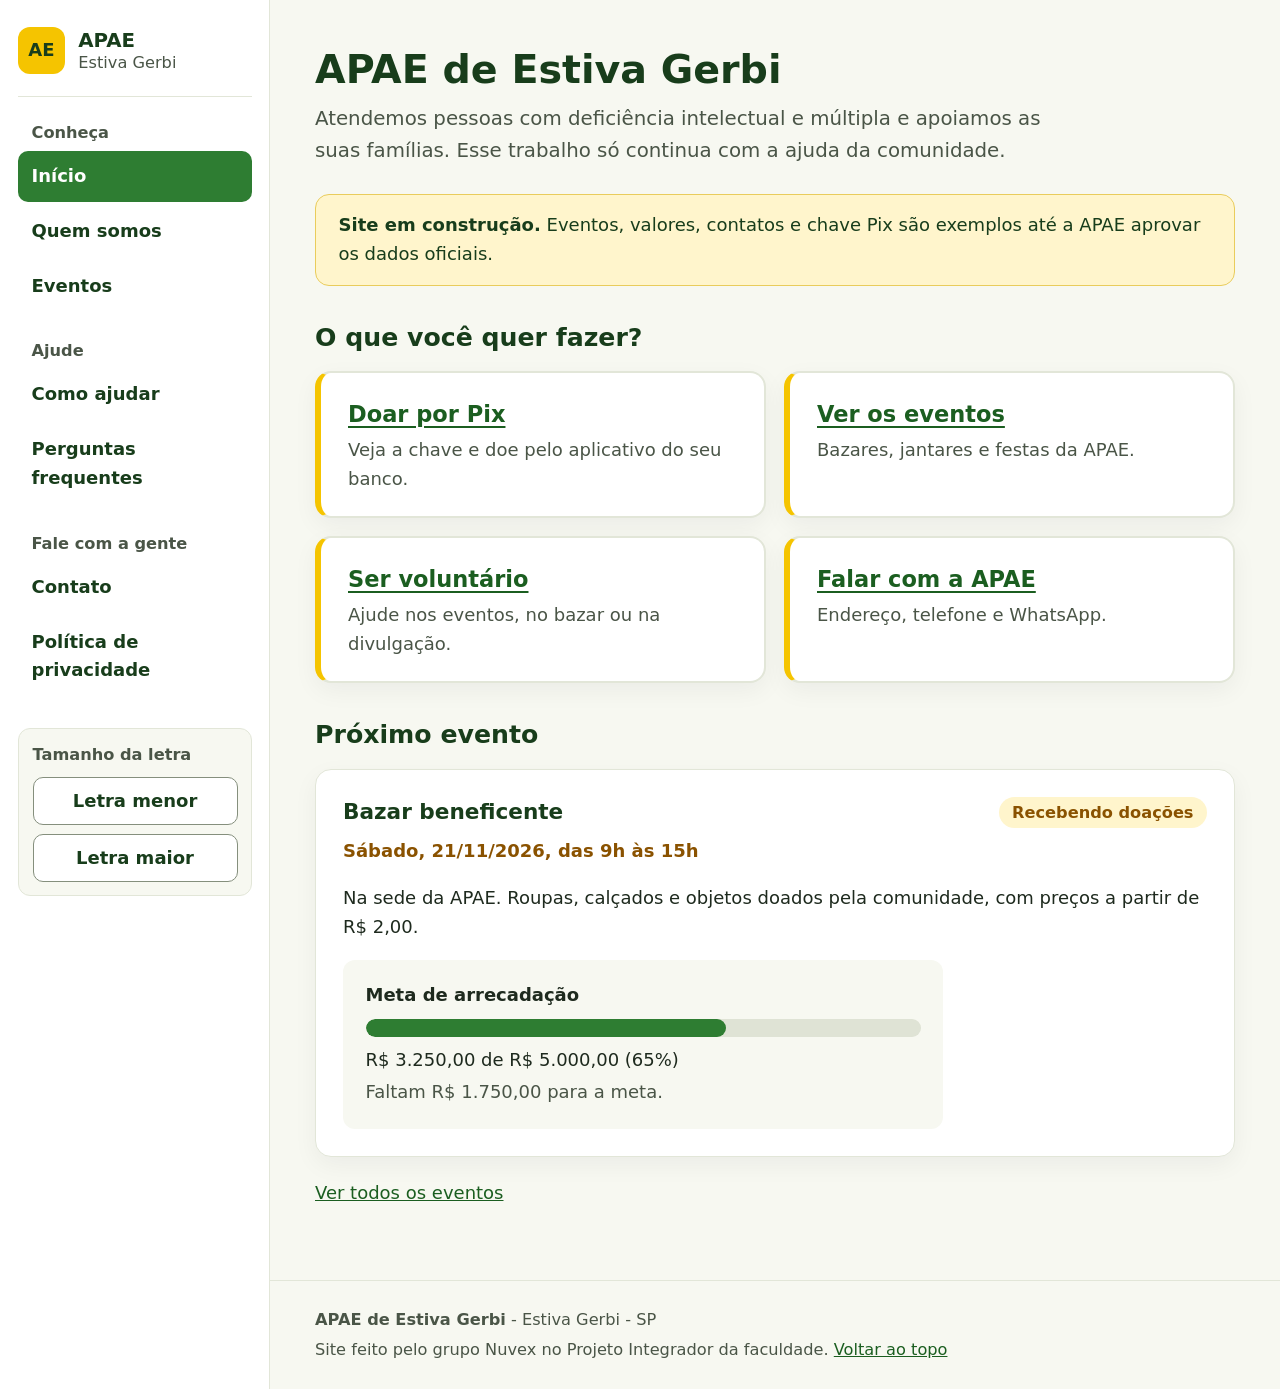
<file: index.html>
<!DOCTYPE html>
<html lang="pt-BR">
<head>
  <meta charset="UTF-8">
  <meta name="viewport" content="width=device-width, initial-scale=1.0">
  <title>APAE Estiva Gerbi</title>
  <meta name="description" content="APAE de Estiva Gerbi: conheça o nosso trabalho, os próximos eventos e como ajudar.">
  <link rel="stylesheet" href="css/estilo.css">
  <link rel="icon" href="img/favicon.svg" type="image/svg+xml">
</head>
<body id="topo">
  <a class="pular" href="#conteudo">Pular para o conteúdo</a>

  <div class="app">
    <aside class="barra-lateral">
      <div class="barra-topo">
        <a class="marca" href="index.html">
          <span class="marca-simbolo" aria-hidden="true">AE</span>
          <span class="marca-nome">APAE<small>Estiva Gerbi</small></span>
        </a>
        <button type="button" class="botao-menu" id="botao-menu" aria-expanded="false" aria-controls="menu" hidden><span class="icone-menu" aria-hidden="true"></span> Menu</button>
      </div>

      <nav class="menu" id="menu" aria-label="Menu principal">
        <p class="grupo">Conheça</p>
        <ul>
          <li><a href="index.html" aria-current="page">Início</a></li>
          <li><a href="quem-somos.html">Quem somos</a></li>
          <li><a href="eventos.html">Eventos</a></li>
        </ul>
        <p class="grupo">Ajude</p>
        <ul>
          <li><a href="como-ajudar.html">Como ajudar</a></li>
          <li><a href="perguntas-frequentes.html">Perguntas frequentes</a></li>
        </ul>
        <p class="grupo">Fale com a gente</p>
        <ul>
          <li><a href="contato.html">Contato</a></li>
          <li><a href="privacidade.html">Política de privacidade</a></li>
        </ul>

        <!-- precisa do javascript -->
        <div class="letra" id="controle-letra" hidden>
          <p>Tamanho da letra</p>
          <div>
            <button type="button" id="diminuir-letra">Letra menor</button>
            <button type="button" id="aumentar-letra">Letra maior</button>
          </div>
        </div>
      </nav>
    </aside>

    <div class="area">
      <main id="conteudo">
        <h1>APAE de Estiva Gerbi</h1>
        <p class="resumo">Atendemos pessoas com deficiência intelectual e múltipla e apoiamos as suas famílias. Esse trabalho só continua com a ajuda da comunidade.</p>

        <p class="banner" role="note"><strong>Site em construção.</strong> Eventos, valores, contatos e chave Pix são exemplos até a APAE aprovar os dados oficiais.</p>

        <section>
          <h2>O que você quer fazer?</h2>
          <!-- o cartão todo é o link, mais fácil de tocar no celular -->
          <ul class="atalhos">
            <li>
              <a class="atalho" href="como-ajudar.html#pix">
                <strong>Doar por Pix</strong>
                <span>Veja a chave e doe pelo aplicativo do seu banco.</span>
              </a>
            </li>
            <li>
              <a class="atalho" href="eventos.html">
                <strong>Ver os eventos</strong>
                <span>Bazares, jantares e festas da APAE.</span>
              </a>
            </li>
            <li>
              <a class="atalho" href="como-ajudar.html#voluntario">
                <strong>Ser voluntário</strong>
                <span>Ajude nos eventos, no bazar ou na divulgação.</span>
              </a>
            </li>
            <li>
              <a class="atalho" href="contato.html">
                <strong>Falar com a APAE</strong>
                <span>Endereço, telefone e WhatsApp.</span>
              </a>
            </li>
          </ul>
        </section>

        <section>
          <h2>Próximo evento</h2>
          <article class="cartao">
            <div class="cartao-cabecalho">
              <h3>Bazar beneficente</h3>
              <span class="selo ">Recebendo doações</span>
            </div>
            <p class="evento-data">Sábado, 21/11/2026, das 9h às 15h</p>
            <p>Na sede da APAE. Roupas, calçados e objetos doados pela comunidade, com preços a partir de R$ 2,00.</p>
            <div class="meta" data-arrecadado="325000" data-meta="500000">
              <p class="meta-titulo">Meta de arrecadação</p>
              <progress value="3250" max="5000" aria-label="Arrecadação: Bazar beneficente">65%</progress>
              <p class="meta-texto">R$ 3.250,00 de R$ 5.000,00 (65%)</p>
              <p class="meta-falta">Faltam R$ 1.750,00 para a meta.</p>
            </div>
          </article>
          <p><a href="eventos.html">Ver todos os eventos</a></p>
        </section>
      </main>

      <footer class="rodape">
        <p><strong>APAE de Estiva Gerbi</strong> - Estiva Gerbi - SP</p>
        <p>Site feito pelo grupo Nuvex no Projeto Integrador da faculdade. <a href="#topo">Voltar ao topo</a></p>
      </footer>
    </div>
  </div>

  <script src="js/principal.js" defer></script>
  <script src="js/eventos.js" defer></script>
</body>
</html>
</file>
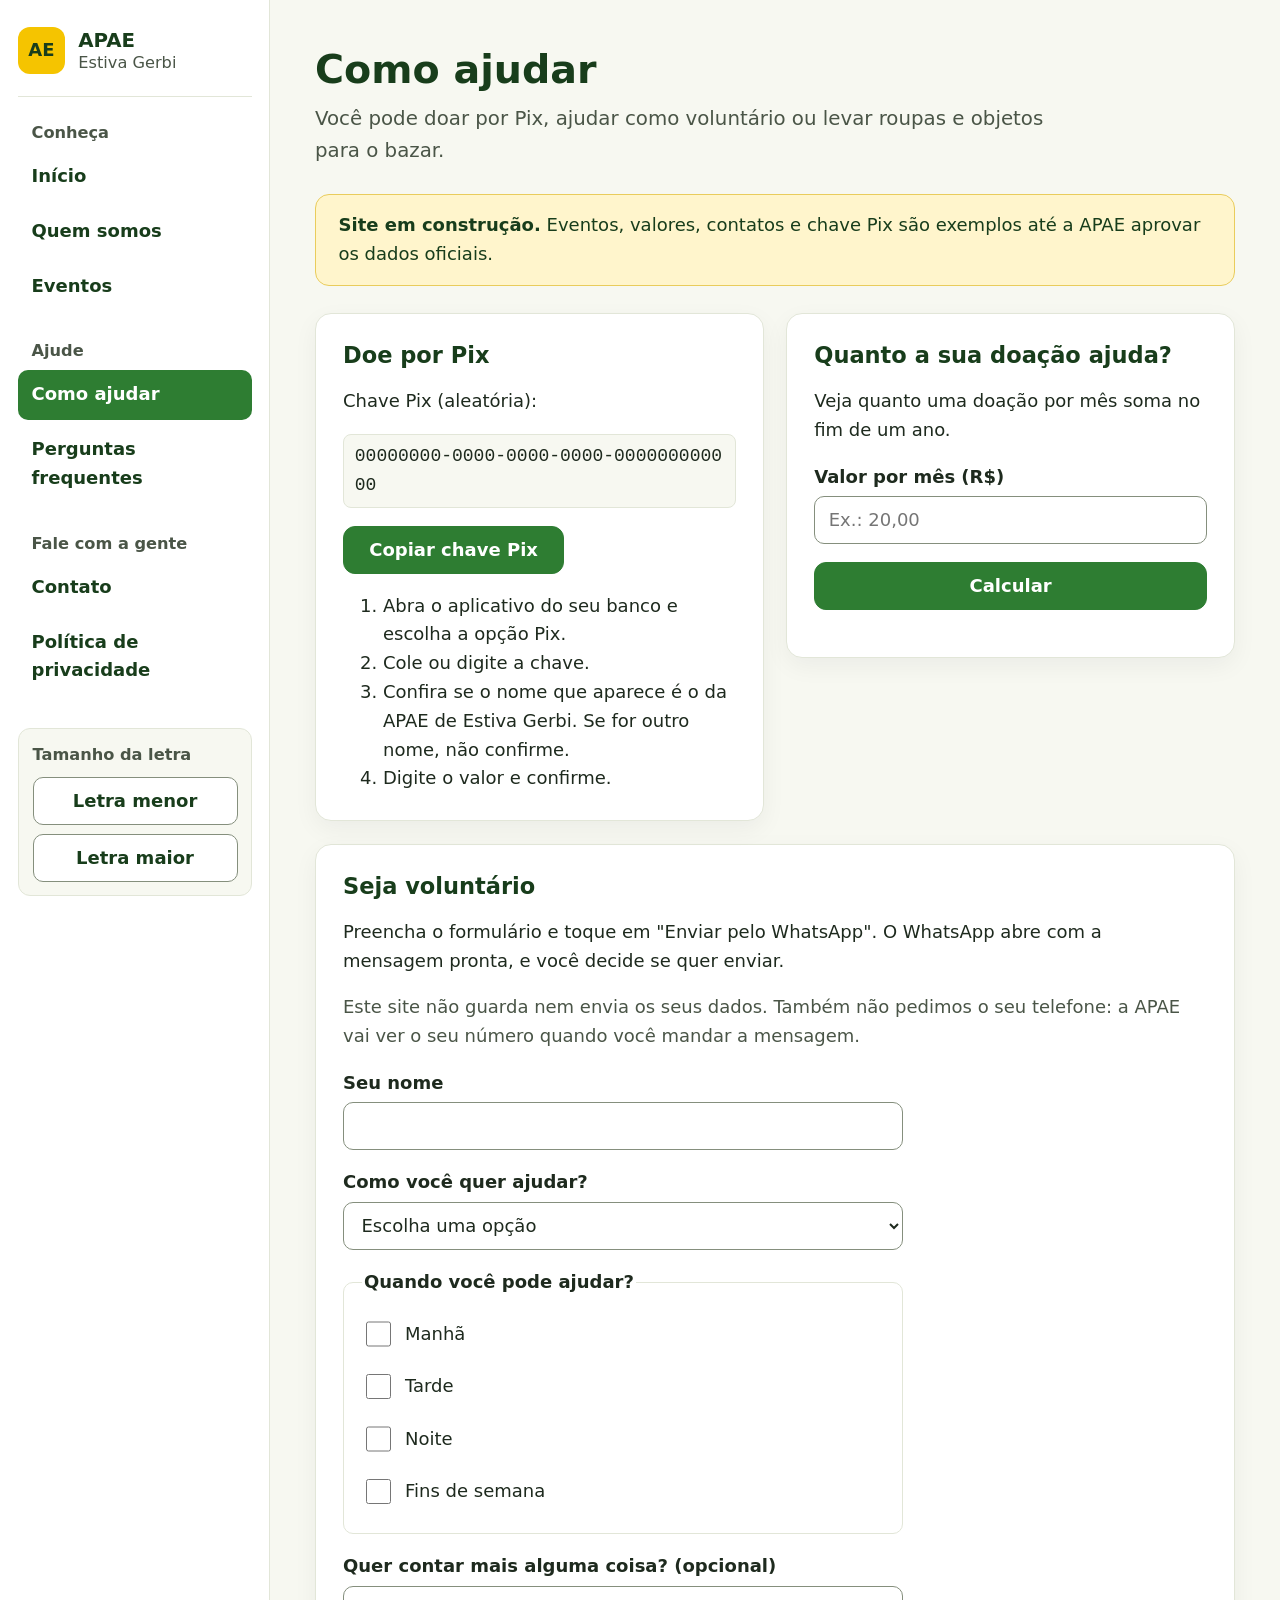
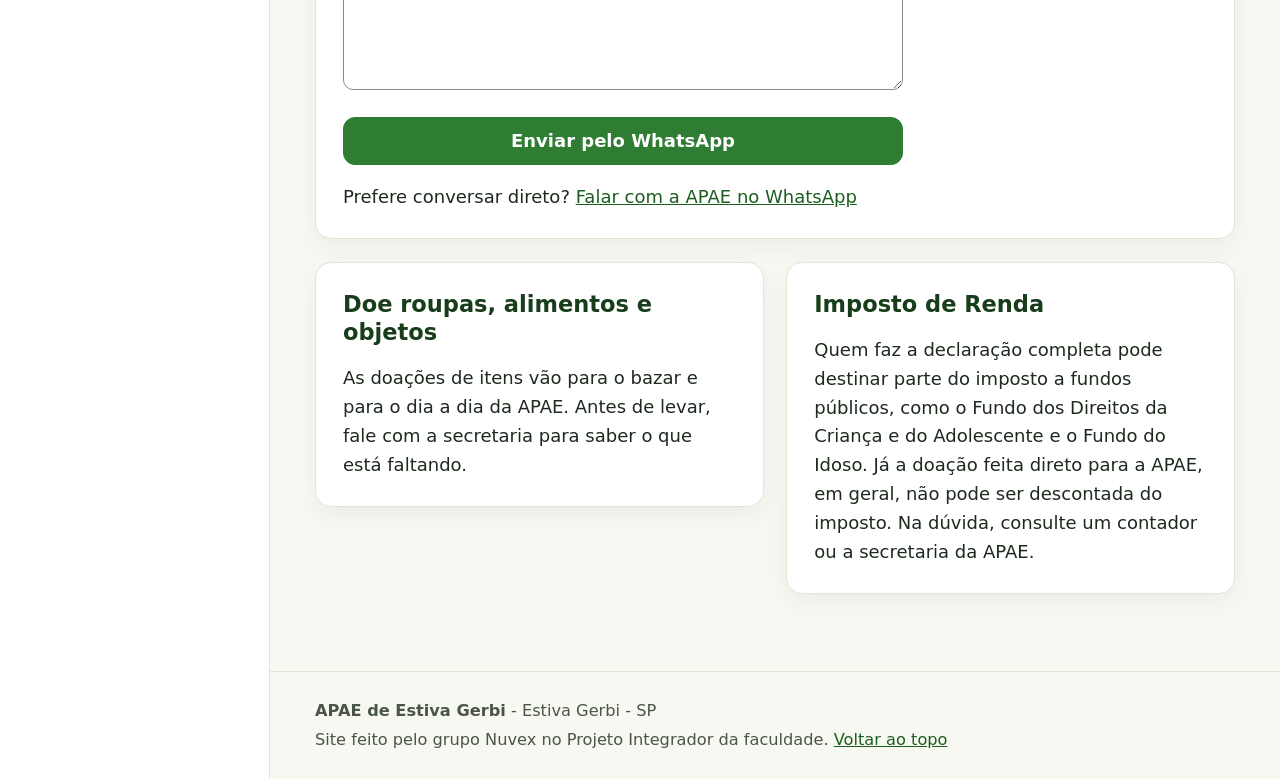
<file: como-ajudar.html>
<!DOCTYPE html>
<html lang="pt-BR">
<head>
  <meta charset="UTF-8">
  <meta name="viewport" content="width=device-width, initial-scale=1.0">
  <title>Como ajudar - APAE Estiva Gerbi</title>
  <meta name="description" content="Doe por Pix, seja voluntário ou doe itens para a APAE de Estiva Gerbi.">
  <link rel="stylesheet" href="css/estilo.css">
  <link rel="icon" href="img/favicon.svg" type="image/svg+xml">
</head>
<body id="topo">
  <a class="pular" href="#conteudo">Pular para o conteúdo</a>

  <div class="app">
    <aside class="barra-lateral">
      <div class="barra-topo">
        <a class="marca" href="index.html">
          <span class="marca-simbolo" aria-hidden="true">AE</span>
          <span class="marca-nome">APAE<small>Estiva Gerbi</small></span>
        </a>
        <button type="button" class="botao-menu" id="botao-menu" aria-expanded="false" aria-controls="menu" hidden><span class="icone-menu" aria-hidden="true"></span> Menu</button>
      </div>

      <nav class="menu" id="menu" aria-label="Menu principal">
        <p class="grupo">Conheça</p>
        <ul>
          <li><a href="index.html">Início</a></li>
          <li><a href="quem-somos.html">Quem somos</a></li>
          <li><a href="eventos.html">Eventos</a></li>
        </ul>
        <p class="grupo">Ajude</p>
        <ul>
          <li><a href="como-ajudar.html" aria-current="page">Como ajudar</a></li>
          <li><a href="perguntas-frequentes.html">Perguntas frequentes</a></li>
        </ul>
        <p class="grupo">Fale com a gente</p>
        <ul>
          <li><a href="contato.html">Contato</a></li>
          <li><a href="privacidade.html">Política de privacidade</a></li>
        </ul>

        <!-- aparece só com JS -->
        <div class="letra" id="controle-letra" hidden>
          <p>Tamanho da letra</p>
          <div>
            <button type="button" id="diminuir-letra">Letra menor</button>
            <button type="button" id="aumentar-letra">Letra maior</button>
          </div>
        </div>
      </nav>
    </aside>

    <div class="area">
      <main id="conteudo">
        <h1>Como ajudar</h1>
        <p class="resumo">Você pode doar por Pix, ajudar como voluntário ou levar roupas e objetos para o bazar.</p>

        <p class="banner" role="note"><strong>Site em construção.</strong> Eventos, valores, contatos e chave Pix são exemplos até a APAE aprovar os dados oficiais.</p>

        <div class="duas-colunas">
          <section class="cartao" id="pix">
            <h2>Doe por Pix</h2>
            <!-- ATENÇÃO: só a chave oficial da APAE, e qualquer troca passa por revisão de alguém do grupo -->
            <p>Chave Pix (aleatória):</p>
            <p><code class="chave" id="chave-pix">00000000-0000-0000-0000-000000000000</code></p>
            <button type="button" class="botao" id="copiar-pix" hidden>Copiar chave Pix</button>
            <p class="aviso" id="aviso-pix" role="status"></p>
            <ol>
              <li>Abra o aplicativo do seu banco e escolha a opção Pix.</li>
              <li>Cole ou digite a chave.</li>
              <li>Confira se o nome que aparece é o da APAE de Estiva Gerbi. Se for outro nome, não confirme.</li>
              <li>Digite o valor e confirme.</li>
            </ol>
          </section>

          <section class="cartao" id="simulador" hidden>
            <h2>Quanto a sua doação ajuda?</h2>
            <p>Veja quanto uma doação por mês soma no fim de um ano.</p>
            <form id="form-simulador" class="formulario" novalidate>
              <div class="campo">
                <label for="valor-mensal">Valor por mês (R$)</label>
                <input type="text" id="valor-mensal" inputmode="decimal" placeholder="Ex.: 20,00" aria-describedby="erro-valor">
                <p class="erro" id="erro-valor"></p>
              </div>
              <button type="submit" class="botao">Calcular</button>
            </form>
            <p class="resultado" id="resultado-simulador" role="status"></p>
          </section>
        </div>

        <section class="cartao" id="voluntario">
          <h2>Seja voluntário</h2>
          <p>Preencha o formulário e toque em "Enviar pelo WhatsApp". O WhatsApp abre com a mensagem pronta, e você decide se quer enviar.</p>
          <p class="nota">Este site não guarda nem envia os seus dados. Também não pedimos o seu telefone: a APAE vai ver o seu número quando você mandar a mensagem.</p>

          <form id="form-voluntario" class="formulario" novalidate hidden>
            <div class="campo">
              <label for="nome">Seu nome</label>
              <input type="text" id="nome" autocomplete="name" maxlength="80" aria-describedby="erro-nome">
              <p class="erro" id="erro-nome"></p>
            </div>

            <div class="campo">
              <label for="area">Como você quer ajudar?</label>
              <select id="area" aria-describedby="erro-area">
                <option value="">Escolha uma opção</option>
                <option>Nos eventos</option>
                <option>No bazar</option>
                <option>Na divulgação</option>
                <option>De outra forma</option>
              </select>
              <p class="erro" id="erro-area"></p>
            </div>

            <fieldset class="campo">
              <legend>Quando você pode ajudar?</legend>
              <label class="opcao"><input type="checkbox" name="periodo" value="manhã"> Manhã</label>
              <label class="opcao"><input type="checkbox" name="periodo" value="tarde"> Tarde</label>
              <label class="opcao"><input type="checkbox" name="periodo" value="noite"> Noite</label>
              <label class="opcao"><input type="checkbox" name="periodo" value="fins de semana"> Fins de semana</label>
              <p class="erro" id="erro-periodo"></p>
            </fieldset>

            <div class="campo">
              <label for="mensagem">Quer contar mais alguma coisa? (opcional)</label>
              <textarea id="mensagem" rows="4" maxlength="300"></textarea>
            </div>

            <button type="submit" class="botao">Enviar pelo WhatsApp</button>
          </form>

          <p>Prefere conversar direto? <a href="https://wa.me/" target="_blank" rel="noopener" data-whatsapp>Falar com a APAE no WhatsApp</a></p>
        </section>

        <div class="duas-colunas">
          <section class="cartao" id="itens">
            <h2>Doe roupas, alimentos e objetos</h2>
            <p>As doações de itens vão para o bazar e para o dia a dia da APAE. Antes de levar, fale com a secretaria para saber o que está faltando.</p>
          </section>

          <section class="cartao" id="imposto-de-renda">
            <h2>Imposto de Renda</h2>
            <p>Quem faz a declaração completa pode destinar parte do imposto a fundos públicos, como o Fundo dos Direitos da Criança e do Adolescente e o Fundo do Idoso. Já a doação feita direto para a APAE, em geral, não pode ser descontada do imposto. Na dúvida, consulte um contador ou a secretaria da APAE.</p>
          </section>
        </div>
      </main>

      <footer class="rodape">
        <p><strong>APAE de Estiva Gerbi</strong> - Estiva Gerbi - SP</p>
        <p>Site feito pelo grupo Nuvex no Projeto Integrador da faculdade. <a href="#topo">Voltar ao topo</a></p>
      </footer>
    </div>
  </div>

  <script src="js/principal.js" defer></script>
  <script src="js/doacao.js" defer></script>
  <script src="js/voluntario.js" defer></script>
</body>
</html>
</file>
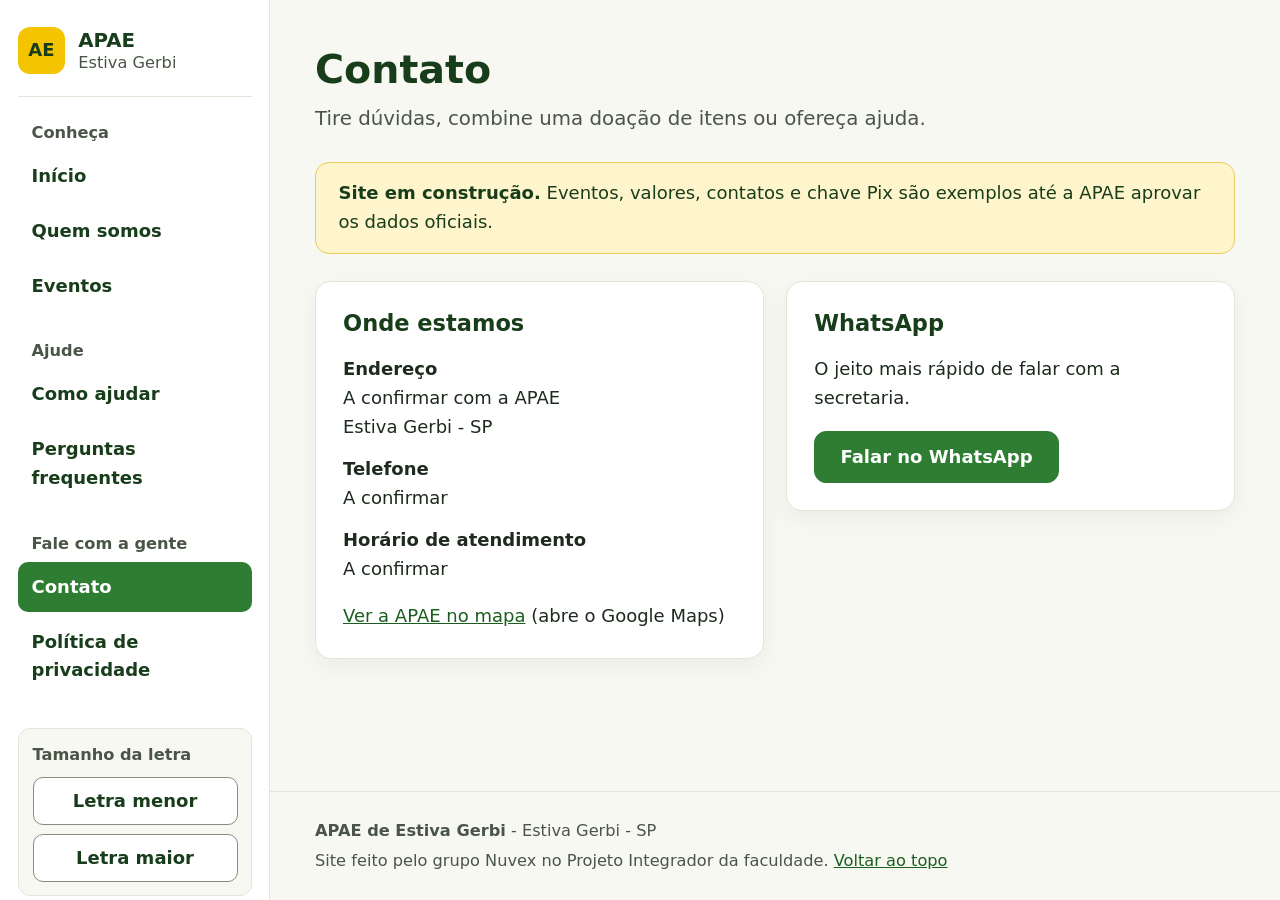
<file: contato.html>
<!DOCTYPE html>
<html lang="pt-BR">
<head>
  <meta charset="UTF-8">
  <meta name="viewport" content="width=device-width, initial-scale=1.0">
  <title>Contato - APAE Estiva Gerbi</title>
  <meta name="description" content="Endereço, telefone e WhatsApp da APAE de Estiva Gerbi.">
  <link rel="stylesheet" href="css/estilo.css">
  <link rel="icon" href="img/favicon.svg" type="image/svg+xml">
</head>
<body id="topo">
  <a class="pular" href="#conteudo">Pular para o conteúdo</a>

  <div class="app">
    <aside class="barra-lateral">
      <div class="barra-topo">
        <a class="marca" href="index.html">
          <span class="marca-simbolo" aria-hidden="true">AE</span>
          <span class="marca-nome">APAE<small>Estiva Gerbi</small></span>
        </a>
        <button type="button" class="botao-menu" id="botao-menu" aria-expanded="false" aria-controls="menu" hidden><span class="icone-menu" aria-hidden="true"></span> Menu</button>
      </div>

      <nav class="menu" id="menu" aria-label="Menu principal">
        <p class="grupo">Conheça</p>
        <ul>
          <li><a href="index.html">Início</a></li>
          <li><a href="quem-somos.html">Quem somos</a></li>
          <li><a href="eventos.html">Eventos</a></li>
        </ul>
        <p class="grupo">Ajude</p>
        <ul>
          <li><a href="como-ajudar.html">Como ajudar</a></li>
          <li><a href="perguntas-frequentes.html">Perguntas frequentes</a></li>
        </ul>
        <p class="grupo">Fale com a gente</p>
        <ul>
          <li><a href="contato.html" aria-current="page">Contato</a></li>
          <li><a href="privacidade.html">Política de privacidade</a></li>
        </ul>

        <!-- aparece só com JS -->
        <div class="letra" id="controle-letra" hidden>
          <p>Tamanho da letra</p>
          <div>
            <button type="button" id="diminuir-letra">Letra menor</button>
            <button type="button" id="aumentar-letra">Letra maior</button>
          </div>
        </div>
      </nav>
    </aside>

    <div class="area">
      <main id="conteudo">
        <h1>Contato</h1>
        <p class="resumo">Tire dúvidas, combine uma doação de itens ou ofereça ajuda.</p>

        <p class="banner" role="note"><strong>Site em construção.</strong> Eventos, valores, contatos e chave Pix são exemplos até a APAE aprovar os dados oficiais.</p>

        <div class="duas-colunas">
          <section class="cartao">
            <h2>Onde estamos</h2>
            <!-- TODO: trocar pelos dados oficiais, só depois que a APAE autorizar -->
            <dl class="contatos">
              <dt>Endereço</dt>
              <dd>A confirmar com a APAE<br>Estiva Gerbi - SP</dd>

              <dt>Telefone</dt>
              <dd>A confirmar</dd>

              <dt>Horário de atendimento</dt>
              <dd>A confirmar</dd>
            </dl>
            <p><a href="https://www.google.com/maps/search/?api=1&amp;query=APAE+Estiva+Gerbi" target="_blank" rel="noopener">Ver a APAE no mapa</a> (abre o Google Maps)</p>
          </section>

          <section class="cartao">
            <h2>WhatsApp</h2>
            <p>O jeito mais rápido de falar com a secretaria.</p>
            <p><a class="botao" href="https://wa.me/" target="_blank" rel="noopener" data-whatsapp>Falar no WhatsApp</a></p>
          </section>
        </div>
      </main>

      <footer class="rodape">
        <p><strong>APAE de Estiva Gerbi</strong> - Estiva Gerbi - SP</p>
        <p>Site feito pelo grupo Nuvex no Projeto Integrador da faculdade. <a href="#topo">Voltar ao topo</a></p>
      </footer>
    </div>
  </div>

  <script src="js/principal.js" defer></script>
</body>
</html>
</file>
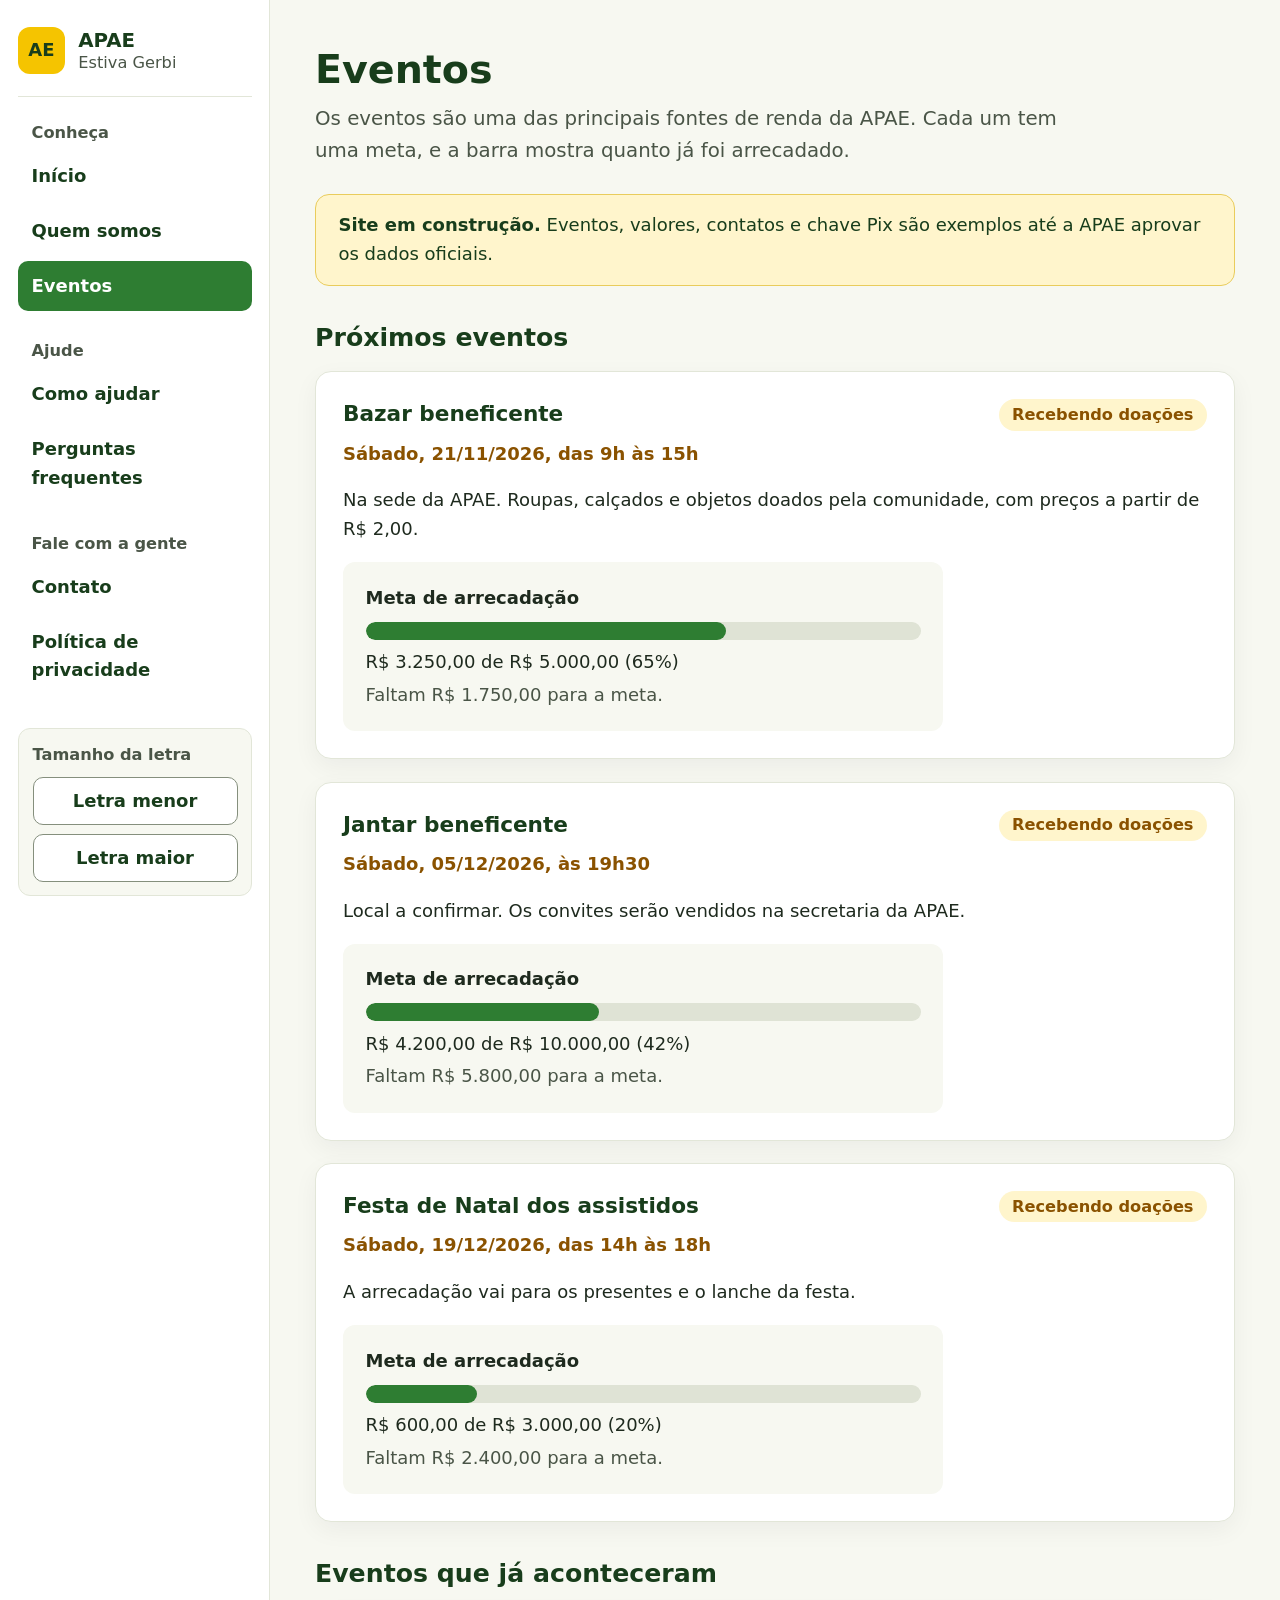
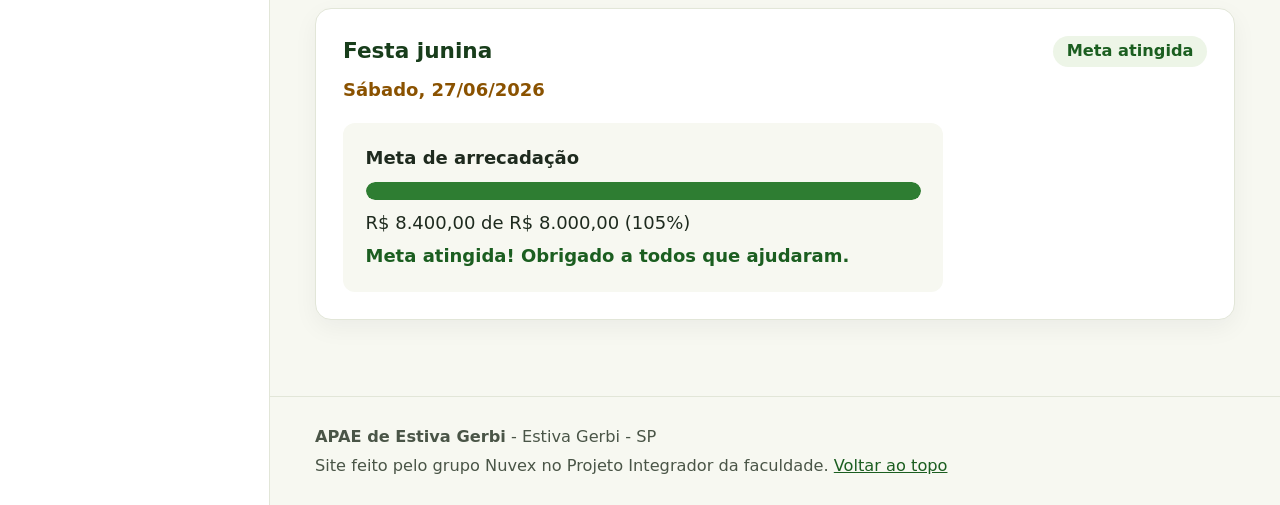
<file: eventos.html>
<!DOCTYPE html>
<html lang="pt-BR">
<head>
  <meta charset="UTF-8">
  <meta name="viewport" content="width=device-width, initial-scale=1.0">
  <title>Eventos - APAE Estiva Gerbi</title>
  <meta name="description" content="Agenda de eventos beneficentes da APAE de Estiva Gerbi e metas de arrecadação.">
  <link rel="stylesheet" href="css/estilo.css">
  <link rel="icon" href="img/favicon.svg" type="image/svg+xml">
</head>
<body id="topo">
  <a class="pular" href="#conteudo">Pular para o conteúdo</a>

  <div class="app">
    <aside class="barra-lateral">
      <div class="barra-topo">
        <a class="marca" href="index.html">
          <span class="marca-simbolo" aria-hidden="true">AE</span>
          <span class="marca-nome">APAE<small>Estiva Gerbi</small></span>
        </a>
        <button type="button" class="botao-menu" id="botao-menu" aria-expanded="false" aria-controls="menu" hidden><span class="icone-menu" aria-hidden="true"></span> Menu</button>
      </div>

      <nav class="menu" id="menu" aria-label="Menu principal">
        <p class="grupo">Conheça</p>
        <ul>
          <li><a href="index.html">Início</a></li>
          <li><a href="quem-somos.html">Quem somos</a></li>
          <li><a href="eventos.html" aria-current="page">Eventos</a></li>
        </ul>
        <p class="grupo">Ajude</p>
        <ul>
          <li><a href="como-ajudar.html">Como ajudar</a></li>
          <li><a href="perguntas-frequentes.html">Perguntas frequentes</a></li>
        </ul>
        <p class="grupo">Fale com a gente</p>
        <ul>
          <li><a href="contato.html">Contato</a></li>
          <li><a href="privacidade.html">Política de privacidade</a></li>
        </ul>

        <!-- aparece só com JS -->
        <div class="letra" id="controle-letra" hidden>
          <p>Tamanho da letra</p>
          <div>
            <button type="button" id="diminuir-letra">Letra menor</button>
            <button type="button" id="aumentar-letra">Letra maior</button>
          </div>
        </div>
      </nav>
    </aside>

    <div class="area">
      <main id="conteudo">
        <h1>Eventos</h1>
        <p class="resumo">Os eventos são uma das principais fontes de renda da APAE. Cada um tem uma meta, e a barra mostra quanto já foi arrecadado.</p>

        <p class="banner" role="note"><strong>Site em construção.</strong> Eventos, valores, contatos e chave Pix são exemplos até a APAE aprovar os dados oficiais.</p>

        <h2>Próximos eventos</h2>

        <article class="cartao">
          <div class="cartao-cabecalho">
            <h3>Bazar beneficente</h3>
            <span class="selo ">Recebendo doações</span>
          </div>
          <p class="evento-data">Sábado, 21/11/2026, das 9h às 15h</p>
          <p>Na sede da APAE. Roupas, calçados e objetos doados pela comunidade, com preços a partir de R$ 2,00.</p>
          <div class="meta" data-arrecadado="325000" data-meta="500000">
            <p class="meta-titulo">Meta de arrecadação</p>
            <progress value="3250" max="5000" aria-label="Arrecadação: Bazar beneficente">65%</progress>
            <p class="meta-texto">R$ 3.250,00 de R$ 5.000,00 (65%)</p>
            <p class="meta-falta">Faltam R$ 1.750,00 para a meta.</p>
          </div>
        </article>

        <article class="cartao">
          <div class="cartao-cabecalho">
            <h3>Jantar beneficente</h3>
            <span class="selo ">Recebendo doações</span>
          </div>
          <p class="evento-data">Sábado, 05/12/2026, às 19h30</p>
          <p>Local a confirmar. Os convites serão vendidos na secretaria da APAE.</p>
          <div class="meta" data-arrecadado="420000" data-meta="1000000">
            <p class="meta-titulo">Meta de arrecadação</p>
            <progress value="4200" max="10000" aria-label="Arrecadação: Jantar beneficente">42%</progress>
            <p class="meta-texto">R$ 4.200,00 de R$ 10.000,00 (42%)</p>
            <p class="meta-falta">Faltam R$ 5.800,00 para a meta.</p>
          </div>
        </article>

        <article class="cartao">
          <div class="cartao-cabecalho">
            <h3>Festa de Natal dos assistidos</h3>
            <span class="selo ">Recebendo doações</span>
          </div>
          <p class="evento-data">Sábado, 19/12/2026, das 14h às 18h</p>
          <p>A arrecadação vai para os presentes e o lanche da festa.</p>
          <div class="meta" data-arrecadado="60000" data-meta="300000">
            <p class="meta-titulo">Meta de arrecadação</p>
            <progress value="600" max="3000" aria-label="Arrecadação: Festa de Natal dos assistidos">20%</progress>
            <p class="meta-texto">R$ 600,00 de R$ 3.000,00 (20%)</p>
            <p class="meta-falta">Faltam R$ 2.400,00 para a meta.</p>
          </div>
        </article>

        <h2>Eventos que já aconteceram</h2>

        <article class="cartao">
          <div class="cartao-cabecalho">
            <h3>Festa junina</h3>
            <span class="selo selo-sucesso">Meta atingida</span>
          </div>
          <p class="evento-data">Sábado, 27/06/2026</p>
          <div class="meta meta-atingida" data-arrecadado="840000" data-meta="800000">
            <p class="meta-titulo">Meta de arrecadação</p>
            <progress value="8000" max="8000" aria-label="Arrecadação: Festa junina">105%</progress>
            <p class="meta-texto">R$ 8.400,00 de R$ 8.000,00 (105%)</p>
            <p class="meta-falta">Meta atingida! Obrigado a todos que ajudaram.</p>
          </div>
        </article>
      </main>

      <footer class="rodape">
        <p><strong>APAE de Estiva Gerbi</strong> - Estiva Gerbi - SP</p>
        <p>Site feito pelo grupo Nuvex no Projeto Integrador da faculdade. <a href="#topo">Voltar ao topo</a></p>
      </footer>
    </div>
  </div>

  <script src="js/principal.js" defer></script>
  <script src="js/eventos.js" defer></script>
</body>
</html>
</file>
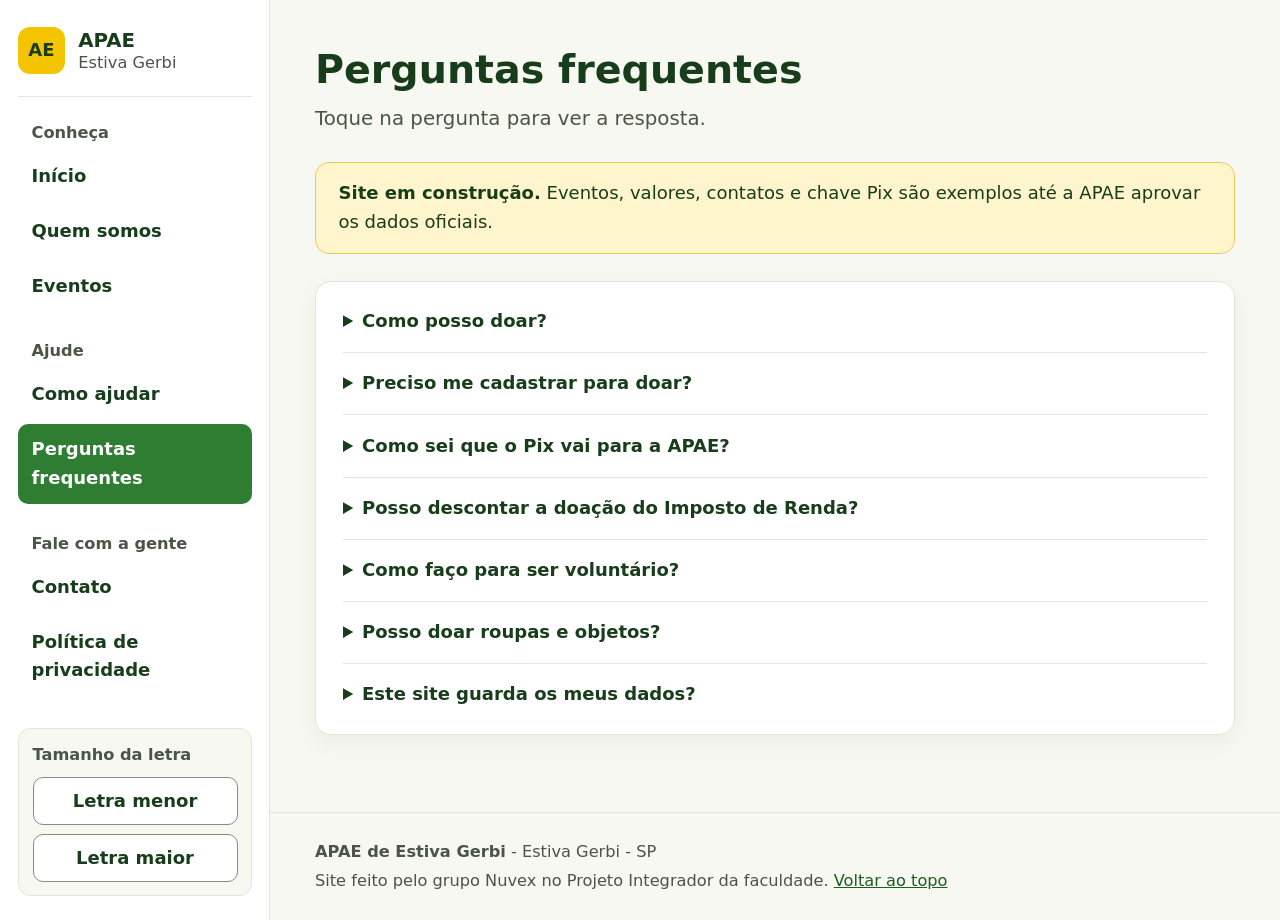
<file: perguntas-frequentes.html>
<!DOCTYPE html>
<html lang="pt-BR">
<head>
  <meta charset="UTF-8">
  <meta name="viewport" content="width=device-width, initial-scale=1.0">
  <title>Perguntas frequentes - APAE Estiva Gerbi</title>
  <meta name="description" content="Respostas para as dúvidas mais comuns sobre doações e voluntariado na APAE de Estiva Gerbi.">
  <link rel="stylesheet" href="css/estilo.css">
  <link rel="icon" href="img/favicon.svg" type="image/svg+xml">
</head>
<body id="topo">
  <a class="pular" href="#conteudo">Pular para o conteúdo</a>

  <div class="app">
    <aside class="barra-lateral">
      <div class="barra-topo">
        <a class="marca" href="index.html">
          <span class="marca-simbolo" aria-hidden="true">AE</span>
          <span class="marca-nome">APAE<small>Estiva Gerbi</small></span>
        </a>
        <button type="button" class="botao-menu" id="botao-menu" aria-expanded="false" aria-controls="menu" hidden><span class="icone-menu" aria-hidden="true"></span> Menu</button>
      </div>

      <nav class="menu" id="menu" aria-label="Menu principal">
        <p class="grupo">Conheça</p>
        <ul>
          <li><a href="index.html">Início</a></li>
          <li><a href="quem-somos.html">Quem somos</a></li>
          <li><a href="eventos.html">Eventos</a></li>
        </ul>
        <p class="grupo">Ajude</p>
        <ul>
          <li><a href="como-ajudar.html">Como ajudar</a></li>
          <li><a href="perguntas-frequentes.html" aria-current="page">Perguntas frequentes</a></li>
        </ul>
        <p class="grupo">Fale com a gente</p>
        <ul>
          <li><a href="contato.html">Contato</a></li>
          <li><a href="privacidade.html">Política de privacidade</a></li>
        </ul>

        <!-- aparece só com JS -->
        <div class="letra" id="controle-letra" hidden>
          <p>Tamanho da letra</p>
          <div>
            <button type="button" id="diminuir-letra">Letra menor</button>
            <button type="button" id="aumentar-letra">Letra maior</button>
          </div>
        </div>
      </nav>
    </aside>

    <div class="area">
      <main id="conteudo">
        <h1>Perguntas frequentes</h1>
        <p class="resumo">Toque na pergunta para ver a resposta.</p>

        <p class="banner" role="note"><strong>Site em construção.</strong> Eventos, valores, contatos e chave Pix são exemplos até a APAE aprovar os dados oficiais.</p>

        <div class="cartao lista-perguntas">
          <details>
            <summary>Como posso doar?</summary>
            <p>Por Pix, com a chave da página <a href="como-ajudar.html#pix">Como ajudar</a>. Você também pode participar dos eventos ou doar itens para o bazar.</p>
          </details>
          <details>
            <summary>Preciso me cadastrar para doar?</summary>
            <p>Não. O Pix é feito direto no aplicativo do seu banco, sem cadastro neste site.</p>
          </details>
          <details>
            <summary>Como sei que o Pix vai para a APAE?</summary>
            <p>Antes de confirmar, veja o nome que aparece no aplicativo do banco. Ele precisa ser o da APAE de Estiva Gerbi. Se aparecer outro nome, cancele e fale com a gente.</p>
          </details>
          <details>
            <summary>Posso descontar a doação do Imposto de Renda?</summary>
            <p>Em geral, a doação feita direto para a APAE não é dedutível. Veja a explicação em <a href="como-ajudar.html#imposto-de-renda">Como ajudar</a>.</p>
          </details>
          <details>
            <summary>Como faço para ser voluntário?</summary>
            <p>Preencha o formulário da página <a href="como-ajudar.html#voluntario">Como ajudar</a>. Ele abre o WhatsApp com a mensagem pronta.</p>
          </details>
          <details>
            <summary>Posso doar roupas e objetos?</summary>
            <p>Pode. Fale antes com a secretaria para saber o que está faltando.</p>
          </details>
          <details>
            <summary>Este site guarda os meus dados?</summary>
            <p>Não. Veja a <a href="privacidade.html">Política de privacidade</a>.</p>
          </details>
        </div>
      </main>

      <footer class="rodape">
        <p><strong>APAE de Estiva Gerbi</strong> - Estiva Gerbi - SP</p>
        <p>Site feito pelo grupo Nuvex no Projeto Integrador da faculdade. <a href="#topo">Voltar ao topo</a></p>
      </footer>
    </div>
  </div>

  <script src="js/principal.js" defer></script>
</body>
</html>
</file>
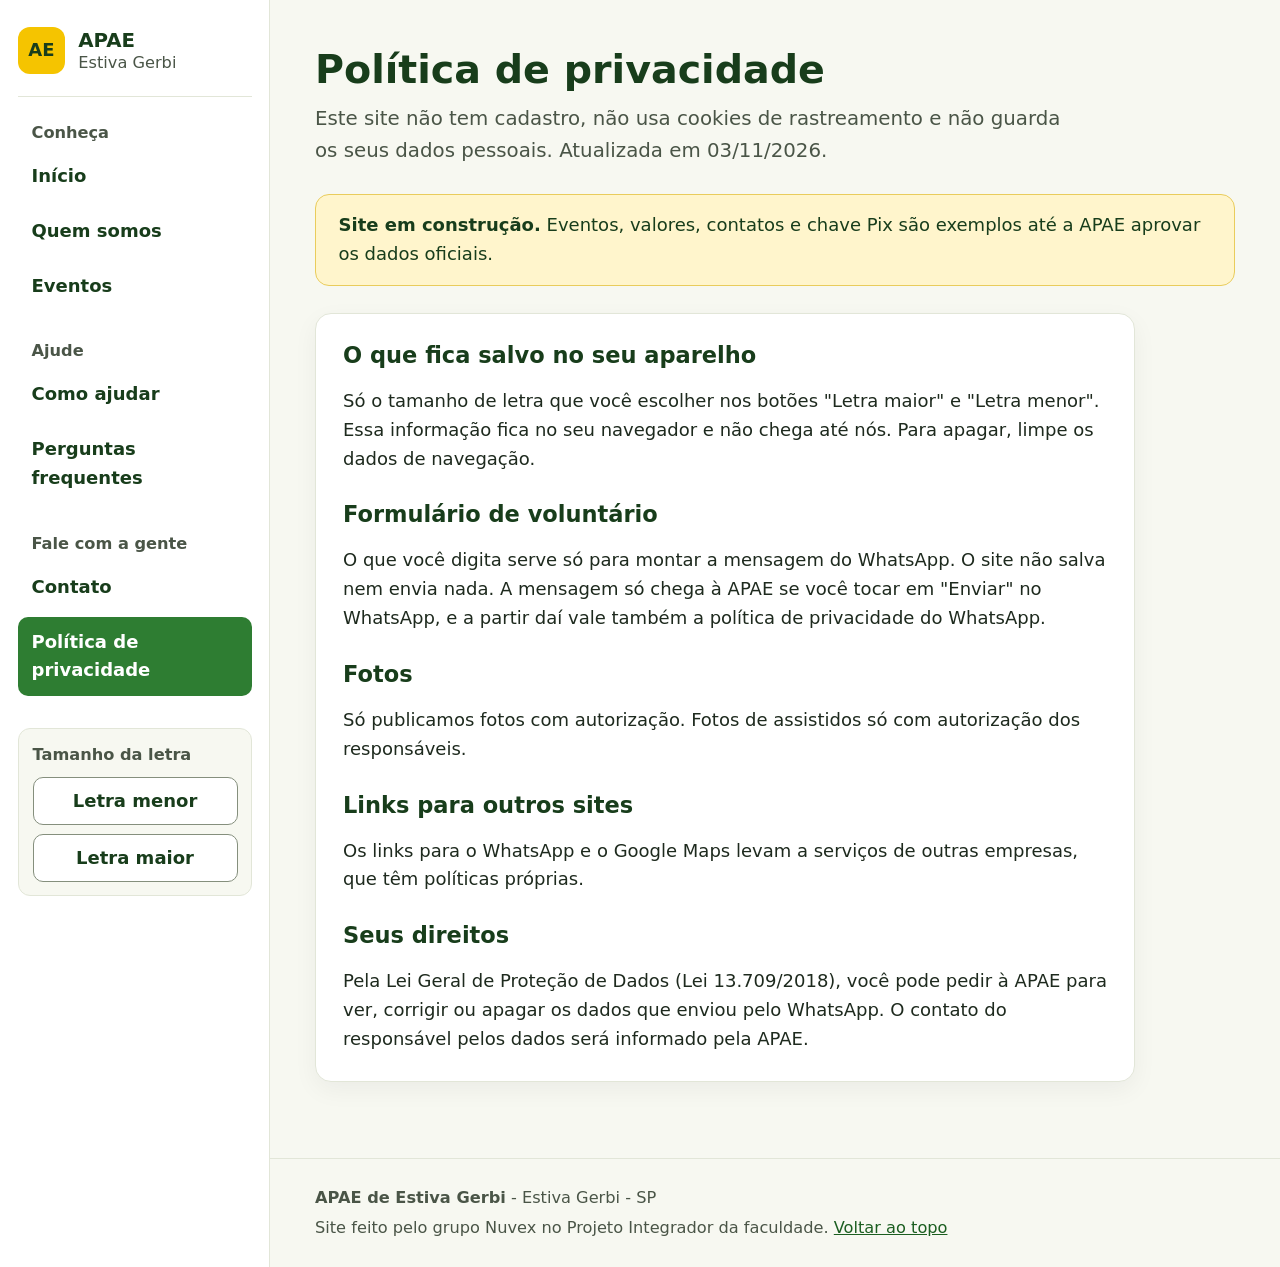
<file: privacidade.html>
<!DOCTYPE html>
<html lang="pt-BR">
<head>
  <meta charset="UTF-8">
  <meta name="viewport" content="width=device-width, initial-scale=1.0">
  <title>Política de privacidade - APAE Estiva Gerbi</title>
  <meta name="description" content="Como o site da APAE de Estiva Gerbi trata os seus dados.">
  <link rel="stylesheet" href="css/estilo.css">
  <link rel="icon" href="img/favicon.svg" type="image/svg+xml">
</head>
<body id="topo">
  <a class="pular" href="#conteudo">Pular para o conteúdo</a>

  <div class="app">
    <aside class="barra-lateral">
      <div class="barra-topo">
        <a class="marca" href="index.html">
          <span class="marca-simbolo" aria-hidden="true">AE</span>
          <span class="marca-nome">APAE<small>Estiva Gerbi</small></span>
        </a>
        <button type="button" class="botao-menu" id="botao-menu" aria-expanded="false" aria-controls="menu" hidden><span class="icone-menu" aria-hidden="true"></span> Menu</button>
      </div>

      <nav class="menu" id="menu" aria-label="Menu principal">
        <p class="grupo">Conheça</p>
        <ul>
          <li><a href="index.html">Início</a></li>
          <li><a href="quem-somos.html">Quem somos</a></li>
          <li><a href="eventos.html">Eventos</a></li>
        </ul>
        <p class="grupo">Ajude</p>
        <ul>
          <li><a href="como-ajudar.html">Como ajudar</a></li>
          <li><a href="perguntas-frequentes.html">Perguntas frequentes</a></li>
        </ul>
        <p class="grupo">Fale com a gente</p>
        <ul>
          <li><a href="contato.html">Contato</a></li>
          <li><a href="privacidade.html" aria-current="page">Política de privacidade</a></li>
        </ul>

        <!-- aparece só com JS -->
        <div class="letra" id="controle-letra" hidden>
          <p>Tamanho da letra</p>
          <div>
            <button type="button" id="diminuir-letra">Letra menor</button>
            <button type="button" id="aumentar-letra">Letra maior</button>
          </div>
        </div>
      </nav>
    </aside>

    <div class="area">
      <main id="conteudo">
        <h1>Política de privacidade</h1>
        <p class="resumo">Este site não tem cadastro, não usa cookies de rastreamento e não guarda os seus dados pessoais. Atualizada em 03/11/2026.</p>

        <p class="banner" role="note"><strong>Site em construção.</strong> Eventos, valores, contatos e chave Pix são exemplos até a APAE aprovar os dados oficiais.</p>

        <div class="cartao texto">
          <h2>O que fica salvo no seu aparelho</h2>
          <p>Só o tamanho de letra que você escolher nos botões "Letra maior" e "Letra menor". Essa informação fica no seu navegador e não chega até nós. Para apagar, limpe os dados de navegação.</p>

          <h2>Formulário de voluntário</h2>
          <p>O que você digita serve só para montar a mensagem do WhatsApp. O site não salva nem envia nada. A mensagem só chega à APAE se você tocar em "Enviar" no WhatsApp, e a partir daí vale também a política de privacidade do WhatsApp.</p>

          <h2>Fotos</h2>
          <p>Só publicamos fotos com autorização. Fotos de assistidos só com autorização dos responsáveis.</p>

          <h2>Links para outros sites</h2>
          <p>Os links para o WhatsApp e o Google Maps levam a serviços de outras empresas, que têm políticas próprias.</p>

          <h2>Seus direitos</h2>
          <p>Pela Lei Geral de Proteção de Dados (Lei 13.709/2018), você pode pedir à APAE para ver, corrigir ou apagar os dados que enviou pelo WhatsApp. O contato do responsável pelos dados será informado pela APAE.</p>
        </div>
      </main>

      <footer class="rodape">
        <p><strong>APAE de Estiva Gerbi</strong> - Estiva Gerbi - SP</p>
        <p>Site feito pelo grupo Nuvex no Projeto Integrador da faculdade. <a href="#topo">Voltar ao topo</a></p>
      </footer>
    </div>
  </div>

  <script src="js/principal.js" defer></script>
</body>
</html>
</file>
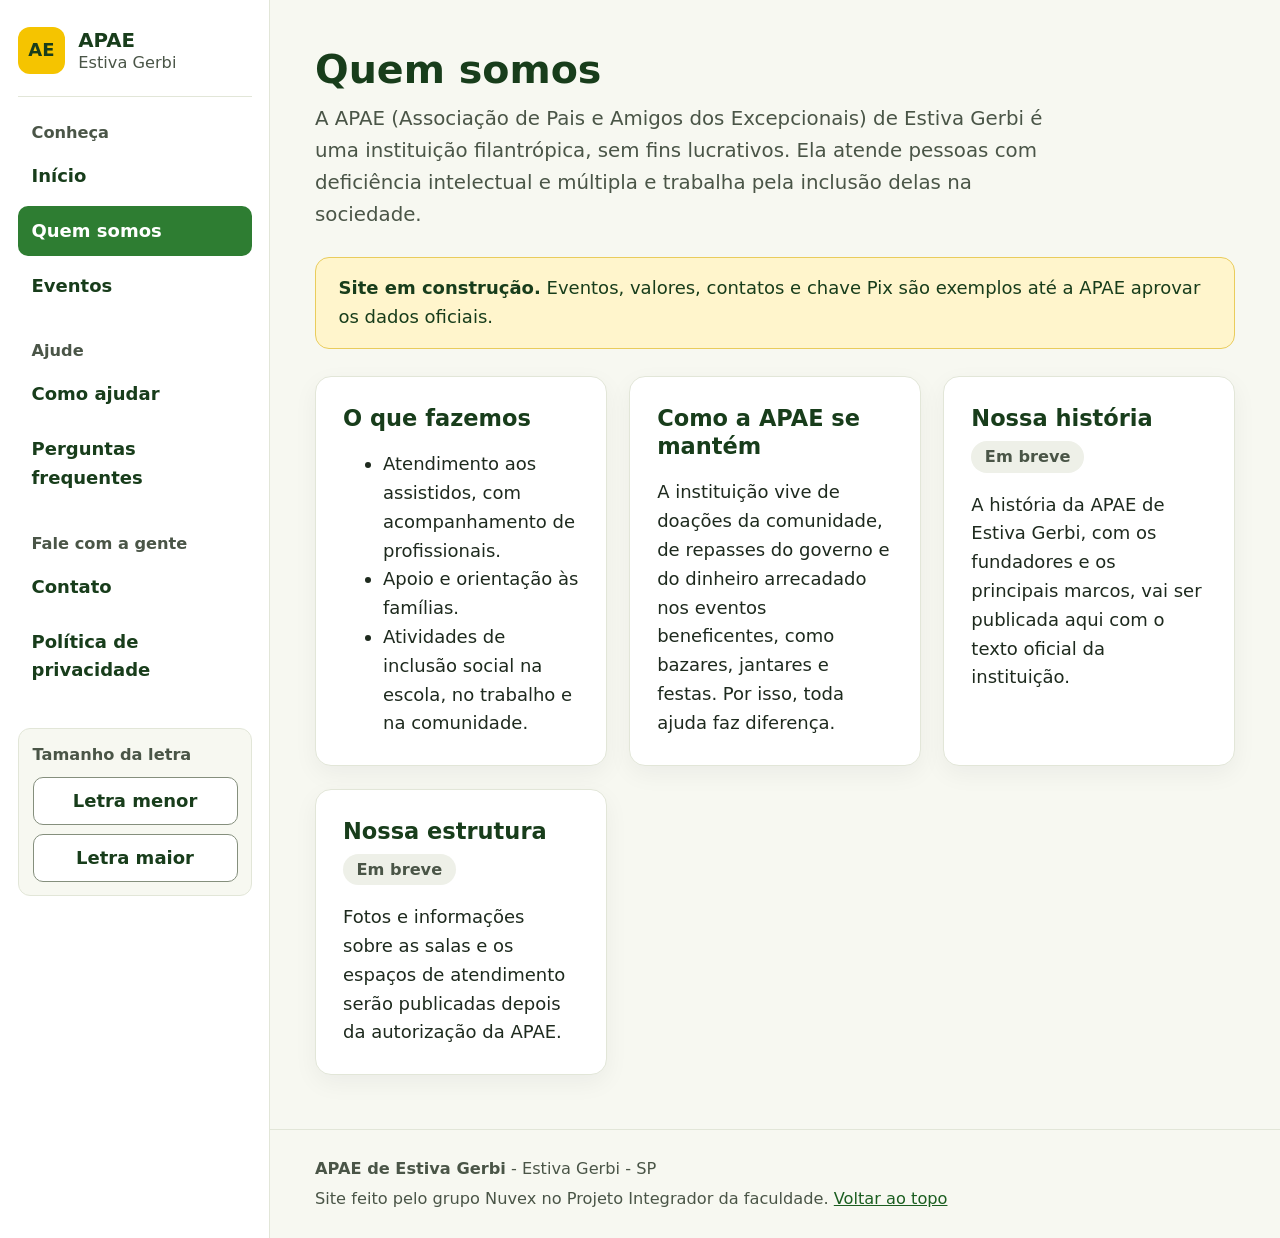
<file: quem-somos.html>
<!DOCTYPE html>
<html lang="pt-BR">
<head>
  <meta charset="UTF-8">
  <meta name="viewport" content="width=device-width, initial-scale=1.0">
  <title>Quem somos - APAE Estiva Gerbi</title>
  <meta name="description" content="História, trabalho e estrutura da APAE de Estiva Gerbi.">
  <link rel="stylesheet" href="css/estilo.css">
  <link rel="icon" href="img/favicon.svg" type="image/svg+xml">
</head>
<body id="topo">
  <a class="pular" href="#conteudo">Pular para o conteúdo</a>

  <div class="app">
    <aside class="barra-lateral">
      <div class="barra-topo">
        <a class="marca" href="index.html">
          <span class="marca-simbolo" aria-hidden="true">AE</span>
          <span class="marca-nome">APAE<small>Estiva Gerbi</small></span>
        </a>
        <button type="button" class="botao-menu" id="botao-menu" aria-expanded="false" aria-controls="menu" hidden><span class="icone-menu" aria-hidden="true"></span> Menu</button>
      </div>

      <nav class="menu" id="menu" aria-label="Menu principal">
        <p class="grupo">Conheça</p>
        <ul>
          <li><a href="index.html">Início</a></li>
          <li><a href="quem-somos.html" aria-current="page">Quem somos</a></li>
          <li><a href="eventos.html">Eventos</a></li>
        </ul>
        <p class="grupo">Ajude</p>
        <ul>
          <li><a href="como-ajudar.html">Como ajudar</a></li>
          <li><a href="perguntas-frequentes.html">Perguntas frequentes</a></li>
        </ul>
        <p class="grupo">Fale com a gente</p>
        <ul>
          <li><a href="contato.html">Contato</a></li>
          <li><a href="privacidade.html">Política de privacidade</a></li>
        </ul>

        <!-- aparece só com JS -->
        <div class="letra" id="controle-letra" hidden>
          <p>Tamanho da letra</p>
          <div>
            <button type="button" id="diminuir-letra">Letra menor</button>
            <button type="button" id="aumentar-letra">Letra maior</button>
          </div>
        </div>
      </nav>
    </aside>

    <div class="area">
      <main id="conteudo">
        <h1>Quem somos</h1>
        <p class="resumo">A APAE (Associação de Pais e Amigos dos Excepcionais) de Estiva Gerbi é uma instituição filantrópica, sem fins lucrativos. Ela atende pessoas com deficiência intelectual e múltipla e trabalha pela inclusão delas na sociedade.</p>

        <p class="banner" role="note"><strong>Site em construção.</strong> Eventos, valores, contatos e chave Pix são exemplos até a APAE aprovar os dados oficiais.</p>

        <div class="grade">
          <section class="cartao">
            <h2>O que fazemos</h2>
            <ul>
              <li>Atendimento aos assistidos, com acompanhamento de profissionais.</li>
              <li>Apoio e orientação às famílias.</li>
              <li>Atividades de inclusão social na escola, no trabalho e na comunidade.</li>
            </ul>
          </section>

          <section class="cartao">
            <h2>Como a APAE se mantém</h2>
            <p>A instituição vive de doações da comunidade, de repasses do governo e do dinheiro arrecadado nos eventos beneficentes, como bazares, jantares e festas. Por isso, toda ajuda faz diferença.</p>
          </section>

          <section class="cartao">
            <div class="cartao-cabecalho">
              <h2>Nossa história</h2>
              <span class="selo selo-neutro">Em breve</span>
            </div>
            <p>A história da APAE de Estiva Gerbi, com os fundadores e os principais marcos, vai ser publicada aqui com o texto oficial da instituição.</p>
          </section>

          <section class="cartao">
            <div class="cartao-cabecalho">
              <h2>Nossa estrutura</h2>
              <span class="selo selo-neutro">Em breve</span>
            </div>
            <p>Fotos e informações sobre as salas e os espaços de atendimento serão publicadas depois da autorização da APAE.</p>
          </section>
        </div>
      </main>

      <footer class="rodape">
        <p><strong>APAE de Estiva Gerbi</strong> - Estiva Gerbi - SP</p>
        <p>Site feito pelo grupo Nuvex no Projeto Integrador da faculdade. <a href="#topo">Voltar ao topo</a></p>
      </footer>
    </div>
  </div>

  <script src="js/principal.js" defer></script>
</body>
</html>
</file>
<file: css/estilo.css>
/* Estilo do site da APAE Estiva Gerbi */

/* cores tiradas do logo da APAE: verde das folhas, amarelo das pétalas e laranja do miolo.
   O amarelo fica só nos detalhes, porque texto em cima dele fica difícil de ler */
:root {
  --verde: #2e7d32;
  --verde-escuro: #1b5e20;
  --verde-claro: #edf5e7;
  --amarelo: #f5c400;
  --amarelo-claro: #fff5cc;
  --amarelo-borda: #e9cc5c;
  --laranja: #8a5200;
  --titulo: #183d1b;
  --fundo: #f7f8f1;
  --branco: #ffffff;
  --borda: #e2e6d8;
  --borda-campo: #858f7d;
  --texto: #1e2a1e;
  --texto-suave: #4a5547;
  --vermelho: #b42318;
  --raio: 16px;
  --sombra: 0 8px 24px rgba(15, 23, 42, 0.05);
  --largura-lateral: 270px;
}

/* senão o display: flex de alguns elementos ignora o hidden */
[hidden] {
  display: none !important;
}

* {
  box-sizing: border-box;
}

/* 112,5% = 18px. Os botões de letra mudam esse valor */
html {
  font-size: 112.5%;
}

body {
  margin: 0;
  font-family: "Segoe UI", system-ui, -apple-system, Arial, sans-serif;
  font-size: 1rem;
  line-height: 1.6;
  color: var(--texto);
  background: var(--fundo);
}

h1,
h2,
h3 {
  line-height: 1.25;
  color: var(--titulo);
}

h1 {
  margin: 0 0 0.5rem;
  font-size: 2.2rem;
}

h2 {
  margin: 2rem 0 1rem;
  font-size: 1.4rem;
}

h3 {
  margin: 0;
  font-size: 1.2rem;
}

a {
  color: var(--verde-escuro);
}

a:hover {
  color: var(--titulo);
}

/* foco do teclado */
:focus-visible {
  outline: 3px solid var(--verde-escuro);
  outline-offset: 2px;
}

/* "Pular para o conteúdo" só aparece com Tab */
.pular {
  position: absolute;
  left: -9999px;
}

.pular:focus {
  left: 1rem;
  top: 1rem;
  z-index: 10;
  padding: 0.5rem 1rem;
  color: #fff;
  background: var(--titulo);
  border-radius: 8px;
}

/* Estrutura */

/* fundo branco na esquerda para a barra lateral ir até o fim da página */
.app {
  display: flex;
  min-height: 100vh;
  background: linear-gradient(90deg,
    var(--branco) calc(var(--largura-lateral) - 1px),
    var(--borda) calc(var(--largura-lateral) - 1px),
    var(--borda) var(--largura-lateral),
    var(--fundo) var(--largura-lateral));
}

.barra-lateral {
  display: flex;
  flex-direction: column;
  flex: none;
  width: var(--largura-lateral);
  padding: 1.5rem 1rem;
}

/* barra parada só em tela alta (com a letra padrão o menu ocupa uns 866px).
   Com letra maior ela ganha rolagem própria */
@media (min-width: 901px) and (min-height: 880px) {
  .barra-lateral {
    position: sticky;
    top: 0;
    height: 100vh;
    overflow-y: auto;
  }

  .letra {
    margin-top: auto;
  }
}

.area {
  display: flex;
  flex-direction: column;
  flex: 1;
  min-width: 0;
}

main {
  flex: 1;
  width: 100%;
  max-width: 1150px;
  padding: 2.5rem 2.5rem 3rem;
}

/* Barra lateral */

.barra-topo {
  display: flex;
  align-items: center;
  justify-content: space-between;
  gap: 0.5rem;
  padding-bottom: 1.25rem;
  border-bottom: 1px solid var(--borda);
}

.marca {
  display: flex;
  align-items: center;
  gap: 0.75rem;
  color: var(--titulo);
  text-decoration: none;
}

.marca-simbolo {
  display: flex;
  align-items: center;
  justify-content: center;
  width: 2.6rem;
  height: 2.6rem;
  font-weight: bold;
  color: var(--titulo);
  background: var(--amarelo);
  border-radius: 12px;
}

.marca-nome {
  display: flex;
  flex-direction: column;
  font-size: 1.1rem;
  font-weight: bold;
  line-height: 1.2;
}

.marca-nome small {
  font-size: 0.9rem;
  font-weight: normal;
  color: var(--texto-suave);
}

.menu {
  display: flex;
  flex-direction: column;
  flex: 1;
}

.menu .grupo {
  margin: 1.25rem 0.75rem 0.3rem;
  font-size: 0.9rem;
  font-weight: bold;
  color: var(--texto-suave);
}

.menu ul {
  margin: 0;
  padding: 0;
  list-style: none;
}

.menu a {
  display: block;
  margin-bottom: 0.25rem;
  padding: 0.6rem 0.75rem;
  font-weight: 600;
  color: var(--titulo);
  text-decoration: none;
  border-radius: 10px;
}

.menu a:hover {
  background: var(--verde-claro);
}

/* página atual */
.menu a[aria-current="page"] {
  color: #fff;
  background: var(--verde);
}

/* tamanho da letra */
.letra {
  margin-top: 1.5rem;
  padding: 0.75rem;
  background: var(--fundo);
  border: 1px solid var(--borda);
  border-radius: 12px;
}

.letra p {
  margin: 0 0 0.5rem;
  font-size: 0.9rem;
  font-weight: bold;
  color: var(--texto-suave);
}

.letra div {
  display: flex;
  flex-direction: column;
  gap: 0.5rem;
}

.letra button,
.botao-menu {
  min-height: 48px;
  padding: 0.25rem 1rem;
  font-family: inherit;
  font-size: 1rem;
  font-weight: bold;
  color: var(--titulo);
  background: var(--branco);
  border: 1px solid var(--borda-campo);
  border-radius: 10px;
  cursor: pointer;
}

.letra button:hover,
.botao-menu:hover {
  background: var(--verde-claro);
}

.letra button:disabled {
  opacity: 0.45;
  cursor: default;
}

/* ícone de três linhas do Menu */
.icone-menu {
  display: inline-block;
  width: 1.1rem;
  height: 2px;
  margin: 0 0.4rem 0.25rem 0;
  vertical-align: middle;
  background: currentColor;
  box-shadow: 0 -6px 0 currentColor, 0 6px 0 currentColor;
}

/* Celular e tablet: a barra lateral vai para o topo e o menu abre no botão.
   .js vem do principal.js, então sem JS o menu fica aberto */
@media (max-width: 900px) {
  .app {
    flex-direction: column;
    background: var(--fundo);
  }

  .barra-lateral {
    position: static;
    width: 100%;
    height: auto;
    padding: 0.75rem 1rem;
    background: var(--branco);
    border-bottom: 1px solid var(--borda);
  }

  .barra-topo {
    padding-bottom: 0;
    border-bottom: 0;
  }

  .js .menu {
    display: none;
  }

  .js .menu.aberto {
    display: flex;
    padding-bottom: 0.5rem;
  }

  .letra {
    margin-top: 1rem;
  }

  main {
    padding: 1.5rem 1rem 2rem;
  }

  h1 {
    font-size: 1.9rem;
  }
}

@media (min-width: 901px) {
  .botao-menu {
    display: none !important;
  }
}

/* Topo das páginas */

.resumo {
  max-width: 760px;
  margin: 0 0 1.5rem;
  font-size: 1.1rem;
  color: var(--texto-suave);
}

.banner {
  margin: 0 0 1.5rem;
  padding: 0.9rem 1.25rem;
  color: var(--titulo);
  background: var(--amarelo-claro);
  border: 1px solid var(--amarelo-borda);
  border-radius: 14px;
}

/* Atalhos da página inicial */

.atalhos {
  display: grid;
  gap: 1rem;
  margin: 0;
  padding: 0;
  list-style: none;
}

@media (min-width: 700px) {
  .atalhos {
    grid-template-columns: repeat(2, 1fr);
  }
}

.atalho {
  display: flex;
  flex-direction: column;
  gap: 0.25rem;
  height: 100%;
  padding: 1.25rem 1.5rem;
  color: var(--texto);
  text-decoration: none;
  background: var(--branco);
  border: 2px solid var(--borda);
  border-left: 6px solid var(--amarelo);
  border-radius: var(--raio);
  box-shadow: var(--sombra);
}

.atalho strong {
  font-size: 1.25rem;
  color: var(--verde-escuro);
  text-decoration: underline;
  text-underline-offset: 4px;
}

.atalho span {
  color: var(--texto-suave);
}

.atalho:hover {
  color: var(--texto);
  background: var(--verde-claro);
  border-color: var(--verde);
}

/* Botões */

.botao {
  display: inline-block;
  min-height: 48px;
  padding: 0.6rem 1.4rem;
  font-family: inherit;
  font-size: 1rem;
  font-weight: bold;
  color: #fff;
  text-decoration: none;
  background: var(--verde);
  border: 1px solid var(--verde);
  border-radius: 12px;
  cursor: pointer;
}

.botao:hover {
  color: #fff;
  background: var(--verde-escuro);
}

/* Cartões */

.cartao {
  margin-bottom: 1.25rem;
  padding: 1.5rem;
  background: var(--branco);
  border: 1px solid var(--borda);
  border-radius: var(--raio);
  box-shadow: var(--sombra);
}

.cartao > :first-child {
  margin-top: 0;
}

.cartao > :last-child {
  margin-bottom: 0;
}

.cartao h2 {
  margin: 0 0 0.75rem;
  font-size: 1.25rem;
}

.cartao-cabecalho {
  display: flex;
  flex-wrap: wrap;
  align-items: center;
  justify-content: space-between;
  gap: 0.5rem 1rem;
  margin-bottom: 0.5rem;
}

.cartao-cabecalho h2 {
  margin: 0;
}

/* min() deixa a coluna encolher no celular, senão aparece rolagem lateral */
.grade {
  display: grid;
  grid-template-columns: repeat(auto-fit, minmax(min(16rem, 100%), 1fr));
  gap: 1.25rem;
}

.grade .cartao {
  margin-bottom: 0;
}

.duas-colunas {
  display: grid;
  grid-template-columns: repeat(auto-fit, minmax(min(20rem, 100%), 1fr));
  gap: 0 1.25rem;
  align-items: start;
}

.texto {
  max-width: 820px;
}

.texto h2 {
  margin-top: 1.5rem;
}

/* selos dos eventos */
.selo {
  display: inline-block;
  padding: 0.15rem 0.75rem;
  font-size: 0.9rem;
  font-weight: bold;
  color: var(--laranja);
  background: var(--amarelo-claro);
  border-radius: 999px;
}

.selo-sucesso {
  color: var(--verde-escuro);
  background: var(--verde-claro);
}

.selo-neutro {
  color: var(--texto-suave);
  background: #eef0e8;
}

/* Eventos e barra de meta */

.evento-data {
  margin: 0 0 0.5rem;
  font-weight: bold;
  color: var(--laranja);
}

.meta {
  max-width: 600px;
  margin-top: 1rem;
  padding: 1rem 1.25rem;
  background: var(--fundo);
  border-radius: 12px;
}

.meta p {
  margin: 0.2rem 0;
}

.meta-titulo {
  font-weight: bold;
}

.meta progress {
  width: 100%;
  height: 1rem;
  appearance: none;
  -webkit-appearance: none;
  border: 0;
  border-radius: 999px;
  background: #dfe3d5;
  overflow: hidden;
}

/* Chrome/Edge usam -webkit e o Firefox usa -moz */
.meta progress::-webkit-progress-bar {
  background: #dfe3d5;
}

.meta progress::-webkit-progress-value {
  background: var(--verde);
  border-radius: 999px;
}

.meta progress::-moz-progress-bar {
  background: var(--verde);
  border-radius: 999px;
}

.meta-falta {
  color: var(--texto-suave);
}

.meta-atingida .meta-falta {
  font-weight: bold;
  color: var(--verde-escuro);
}

/* Como ajudar */

.chave {
  display: inline-block;
  padding: 0.4rem 0.6rem;
  font-size: 1rem;
  background: var(--fundo);
  border: 1px solid var(--borda);
  border-radius: 8px;
  word-break: break-all;
}

.aviso {
  margin: 0.5rem 0;
  font-weight: bold;
  color: var(--verde-escuro);
}

.aviso-erro {
  color: var(--vermelho);
}

.resultado {
  font-size: 1.1rem;
  font-weight: bold;
  color: var(--titulo);
}

.nota {
  color: var(--texto-suave);
}

/* Formulários */

.formulario {
  display: grid;
  gap: 1rem;
  max-width: 560px;
  margin-bottom: 1rem;
}

.campo label,
.campo legend {
  display: block;
  margin-bottom: 0.25rem;
  font-weight: bold;
}

input[type="text"],
select,
textarea {
  width: 100%;
  min-height: 48px;
  padding: 0.5rem 0.75rem;
  font-family: inherit;
  font-size: 1rem;
  color: var(--texto);
  background: var(--branco);
  border: 1px solid var(--borda-campo);
  border-radius: 10px;
}

fieldset {
  margin: 0;
  padding: 0.5rem 1rem 0.75rem;
  border: 1px solid var(--borda);
  border-radius: 10px;
}

/* caixas de marcar maiores */
.campo .opcao {
  display: flex;
  align-items: center;
  gap: 0.6rem;
  min-height: 48px;
  font-weight: normal;
  cursor: pointer;
}

.opcao input {
  width: 1.4rem;
  height: 1.4rem;
}

[aria-invalid="true"] {
  border-color: var(--vermelho);
}

.erro {
  margin: 0.25rem 0 0;
  font-weight: bold;
  color: var(--vermelho);
}

.erro:empty {
  display: none;
}

/* Perguntas frequentes */

.lista-perguntas {
  padding: 0.5rem 1.5rem;
}

.lista-perguntas details {
  border-bottom: 1px solid var(--borda);
}

.lista-perguntas details:last-child {
  border-bottom: 0;
}

summary {
  padding: 0.9rem 0;
  font-weight: bold;
  color: var(--titulo);
  cursor: pointer;
}

details p {
  margin: 0 0 1rem;
}

/* Contato */

.contatos dt {
  margin-top: 0.75rem;
  font-weight: bold;
}

.contatos dd {
  margin: 0;
}

/* Rodapé */

.rodape {
  padding: 1.25rem 2.5rem;
  font-size: 0.9rem;
  color: var(--texto-suave);
  border-top: 1px solid var(--borda);
}

.rodape p {
  margin: 0.2rem 0;
}

@media (max-width: 900px) {
  .rodape {
    padding: 1.25rem 1rem;
  }
}
</file>
